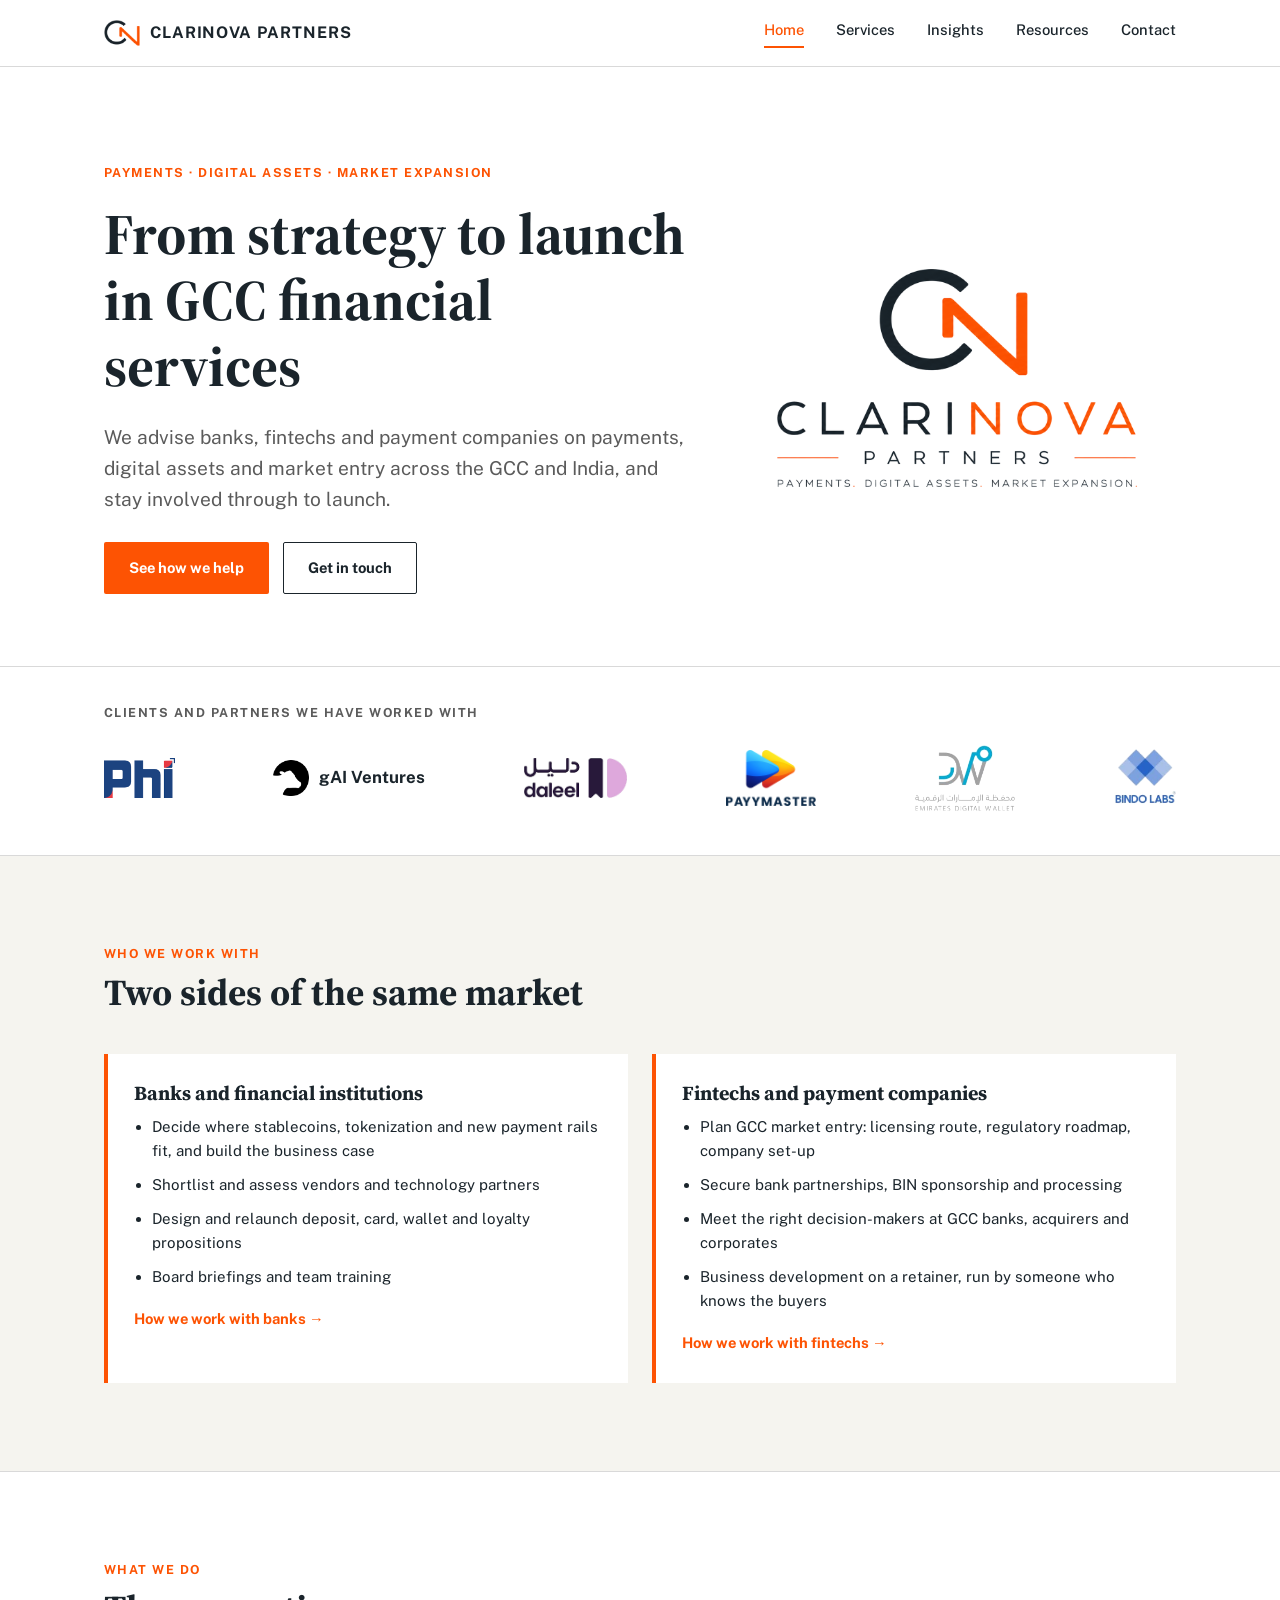
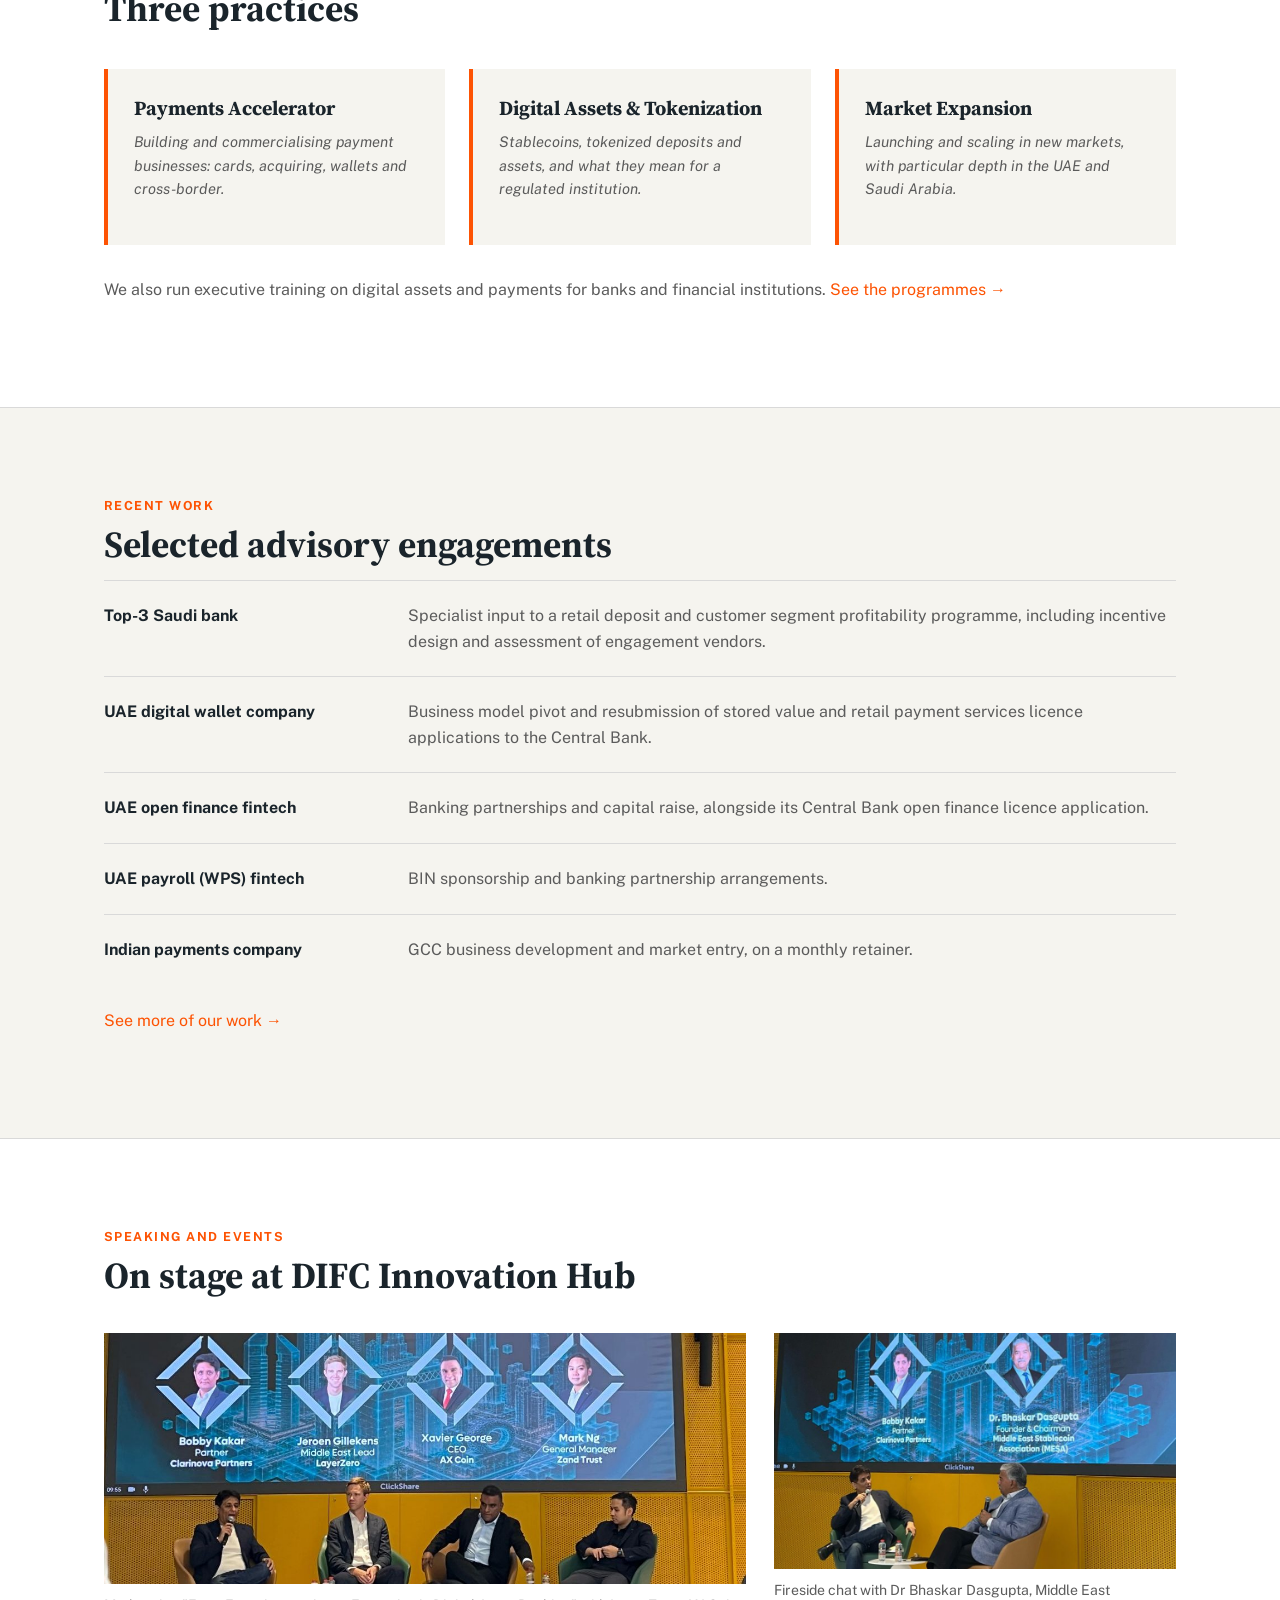
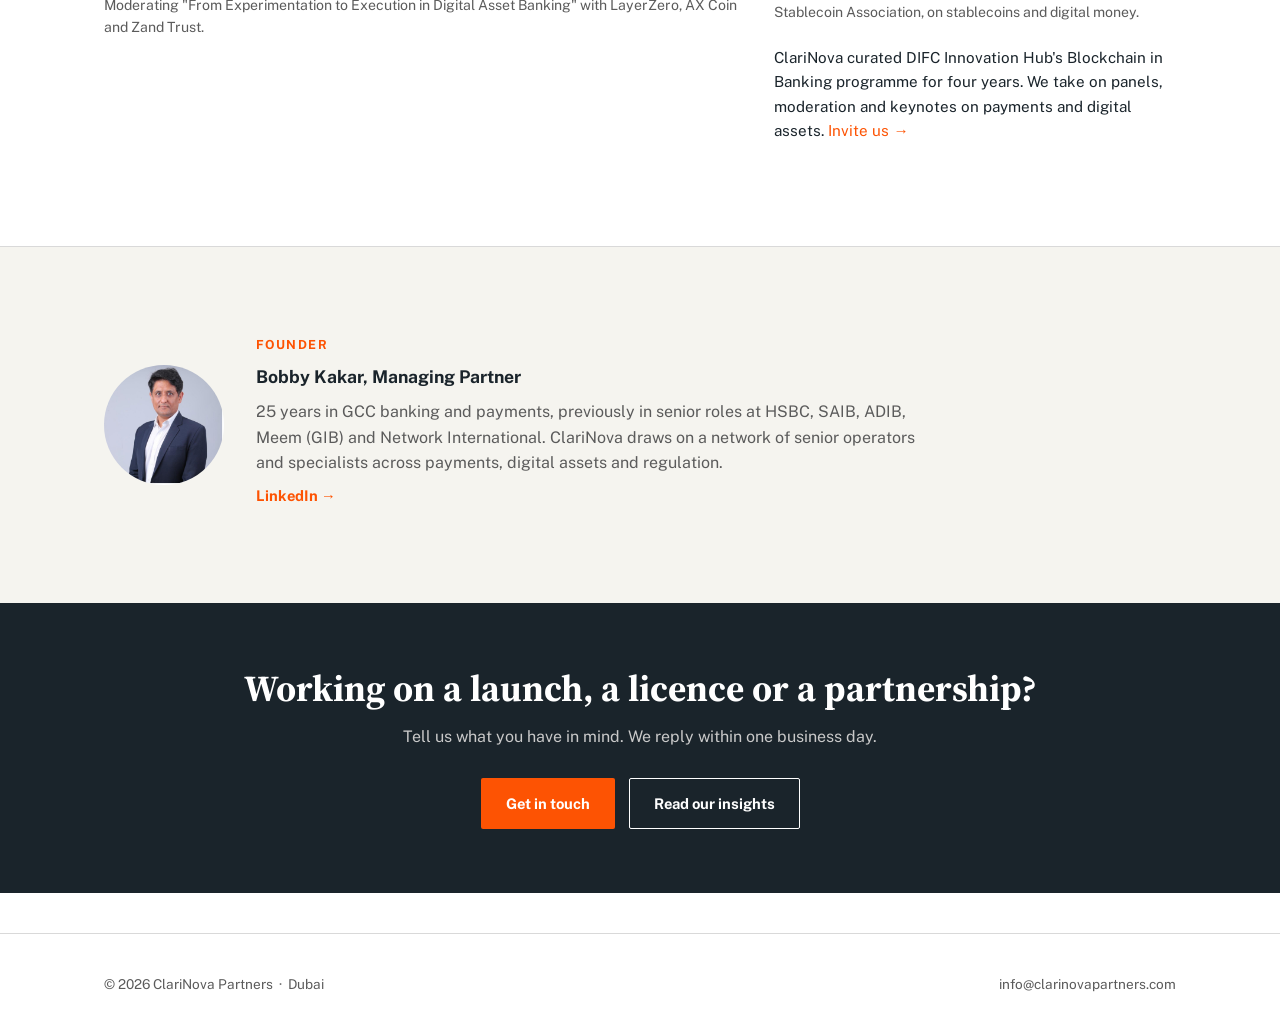
<file: index.html>
<!DOCTYPE html>
<html lang="en">
<head>
<meta charset="UTF-8">
<meta name="viewport" content="width=device-width, initial-scale=1.0">
<title>ClariNova Partners | Payments, Digital Assets and Market Expansion Advisory</title>
<meta name="description" content="ClariNova Partners advises banks, fintechs and payment companies on payments, digital assets and market entry across the GCC and India.">
<link rel="preconnect" href="https://fonts.googleapis.com">
<link rel="preconnect" href="https://fonts.gstatic.com" crossorigin>
<link href="https://fonts.googleapis.com/css2?family=Public+Sans:wght@400;500;700&family=Source+Serif+4:wght@600;700&display=swap" rel="stylesheet">
<link rel="icon" href="assets/favicon.png" type="image/png">
<link rel="stylesheet" href="styles.css?v=20261123">
</head>
<body>

<header class="site">
  <div class="wrap bar">
    <a class="logo" href="index.html"><img src="assets/logo_monogram_t.png" alt="">CLARINOVA PARTNERS</a>
    <button class="menu-toggle" aria-label="Toggle menu" onclick="document.querySelector('nav.primary').classList.toggle('open')">
      <span></span><span></span><span></span>
    </button>
    <nav class="primary">
      <a href="index.html" aria-current="page">Home</a>
      <a href="services.html">Services</a>
      <a href="insights.html">Insights</a>
      <a href="resources.html">Resources</a>
      <a href="contact.html">Contact</a>
    </nav>
  </div>
</header>

<section class="hero wrap">
  <div class="hero-grid">
    <div>
      <span class="eyebrow">Payments · Digital Assets · Market Expansion</span>
      <h1>From strategy to launch in GCC financial services</h1>
      <p class="lede">We advise banks, fintechs and payment companies on payments, digital assets and market entry across the GCC and India, and stay involved through to launch.</p>
      <div class="btn-row">
        <a class="btn btn-primary" href="services.html">See how we help</a>
        <a class="btn btn-ghost" href="contact.html">Get in touch</a>
      </div>
    </div>
    <div class="hero-logo-wrap">
      <img src="assets/logo_full_t.png" alt="ClariNova Partners. Payments. Digital Assets. Market Expansion.">
    </div>
  </div>
</section>

<section class="clients">
  <div class="wrap">
    <p class="clients-label">Clients and partners we have worked with</p>
    <div class="client-row">
      <img class="lg-phi" src="assets/clients/phi-commerce.png" alt="Phi Commerce">
      <span class="client-gai"><img src="assets/clients/gai-ventures.png" alt="">gAI Ventures</span>
      <img class="lg-daleel" src="assets/clients/daleel.png" alt="Daleel">
      <img class="lg-payy" src="assets/clients/payymaster.png" alt="PayyMaster">
      <img class="lg-edw" src="assets/clients/emirates-digital-wallet.png" alt="Emirates Digital Wallet">
      <img class="lg-bindo" src="assets/clients/bindo-labs.png" alt="Bindo Labs">
    </div>
  </div>
</section>

<section class="section alt">
  <div class="wrap">
    <span class="eyebrow">Who we work with</span>
    <h2>Two sides of the same market</h2>
    <div class="grid grid-2 audience">
      <div class="card">
        <h3>Banks and financial institutions</h3>
        <ul>
          <li>Decide where stablecoins, tokenization and new payment rails fit, and build the business case</li>
          <li>Shortlist and assess vendors and technology partners</li>
          <li>Design and relaunch deposit, card, wallet and loyalty propositions</li>
          <li>Board briefings and team training</li>
        </ul>
        <p class="audience-cta"><a href="services.html">How we work with banks →</a></p>
      </div>
      <div class="card">
        <h3>Fintechs and payment companies</h3>
        <ul>
          <li>Plan GCC market entry: licensing route, regulatory roadmap, company set-up</li>
          <li>Secure bank partnerships, BIN sponsorship and processing</li>
          <li>Meet the right decision-makers at GCC banks, acquirers and corporates</li>
          <li>Business development on a retainer, run by someone who knows the buyers</li>
        </ul>
        <p class="audience-cta"><a href="services.html">How we work with fintechs →</a></p>
      </div>
    </div>
  </div>
</section>

<section class="section">
  <div class="wrap">
    <span class="eyebrow">What we do</span>
    <h2>Three practices</h2>
    <div class="grid grid-3">
      <div class="card">
        <h3>Payments Accelerator</h3>
        <p class="sub">Building and commercialising payment businesses: cards, acquiring, wallets and cross-border.</p>
      </div>
      <div class="card">
        <h3>Digital Assets &amp; Tokenization</h3>
        <p class="sub">Stablecoins, tokenized deposits and assets, and what they mean for a regulated institution.</p>
      </div>
      <div class="card">
        <h3>Market Expansion</h3>
        <p class="sub">Launching and scaling in new markets, with particular depth in the UAE and Saudi Arabia.</p>
      </div>
    </div>
    <p class="training-teaser">We also run executive training on digital assets and payments for banks and financial institutions. <a href="services.html#training">See the programmes →</a></p>
  </div>
</section>

<section class="section alt">
  <div class="wrap">
    <span class="eyebrow">Recent work</span>
    <h2>Selected advisory engagements</h2>
    <div class="exp-row">
      <div class="tag">Top-3 Saudi bank</div>
      <div class="desc">Specialist input to a retail deposit and customer segment profitability programme, including incentive design and assessment of engagement vendors.</div>
    </div>
    <div class="exp-row">
      <div class="tag">UAE digital wallet company</div>
      <div class="desc">Business model pivot and resubmission of stored value and retail payment services licence applications to the Central Bank.</div>
    </div>
    <div class="exp-row">
      <div class="tag">UAE open finance fintech</div>
      <div class="desc">Banking partnerships and capital raise, alongside its Central Bank open finance licence application.</div>
    </div>
    <div class="exp-row">
      <div class="tag">UAE payroll (WPS) fintech</div>
      <div class="desc">BIN sponsorship and banking partnership arrangements.</div>
    </div>
    <div class="exp-row">
      <div class="tag">Indian payments company</div>
      <div class="desc">GCC business development and market entry, on a monthly retainer.</div>
    </div>
    <p style="margin-top:24px;"><a href="services.html#work">See more of our work →</a></p>
  </div>
</section>

<section class="section">
  <div class="wrap">
    <span class="eyebrow">Speaking and events</span>
    <h2>On stage at DIFC Innovation Hub</h2>
    <div class="events">
      <figure class="event-main">
        <img src="assets/events/difc-panel.jpg" alt="Bobby Kakar moderating a panel on digital asset banking at DIFC Innovation Hub">
        <figcaption>Moderating "From Experimentation to Execution in Digital Asset Banking" with LayerZero, AX Coin and Zand Trust.</figcaption>
      </figure>
      <div class="events-side">
        <figure>
          <img src="assets/events/difc-fireside.jpg" alt="Fireside chat between Bobby Kakar and Dr Bhaskar Dasgupta at DIFC Innovation Hub">
          <figcaption>Fireside chat with Dr Bhaskar Dasgupta, Middle East Stablecoin Association, on stablecoins and digital money.</figcaption>
        </figure>
        <p class="events-note">ClariNova curated DIFC Innovation Hub's Blockchain in Banking programme for four years. We take on panels, moderation and keynotes on payments and digital assets. <a href="contact.html">Invite us →</a></p>
      </div>
    </div>
  </div>
</section>

<section class="section alt">
  <div class="wrap">
    <div class="founder">
      <div class="founder-photo"><img src="assets/bobby-kakar.jpeg" alt="Bobby Kakar, Managing Partner, ClariNova Partners"></div>
      <div>
        <span class="eyebrow">Founder</span>
        <div class="founder-name">Bobby Kakar, Managing Partner</div>
        <p>25 years in GCC banking and payments, previously in senior roles at HSBC, SAIB, ADIB, Meem (GIB) and Network International. ClariNova draws on a network of senior operators and specialists across payments, digital assets and regulation.</p>
        <p class="founder-link"><a href="https://linkedin.com/in/bobbykakar" target="_blank" rel="noopener">LinkedIn →</a></p>
      </div>
    </div>
  </div>
</section>

<section class="cta-band">
  <div class="wrap">
    <h2>Working on a launch, a licence or a partnership?</h2>
    <p>Tell us what you have in mind. We reply within one business day.</p>
    <div class="btn-row">
      <a class="btn btn-primary" href="contact.html">Get in touch</a>
      <a class="btn btn-ghost" href="insights.html">Read our insights</a>
    </div>
  </div>
</section>

<footer class="site">
  <div class="wrap">
    <div>© 2026 ClariNova Partners &nbsp;·&nbsp; Dubai</div>
    <div><a href="mailto:info@clarinovapartners.com">info@clarinovapartners.com</a></div>
  </div>
</footer>

</body>
</html>
</file>
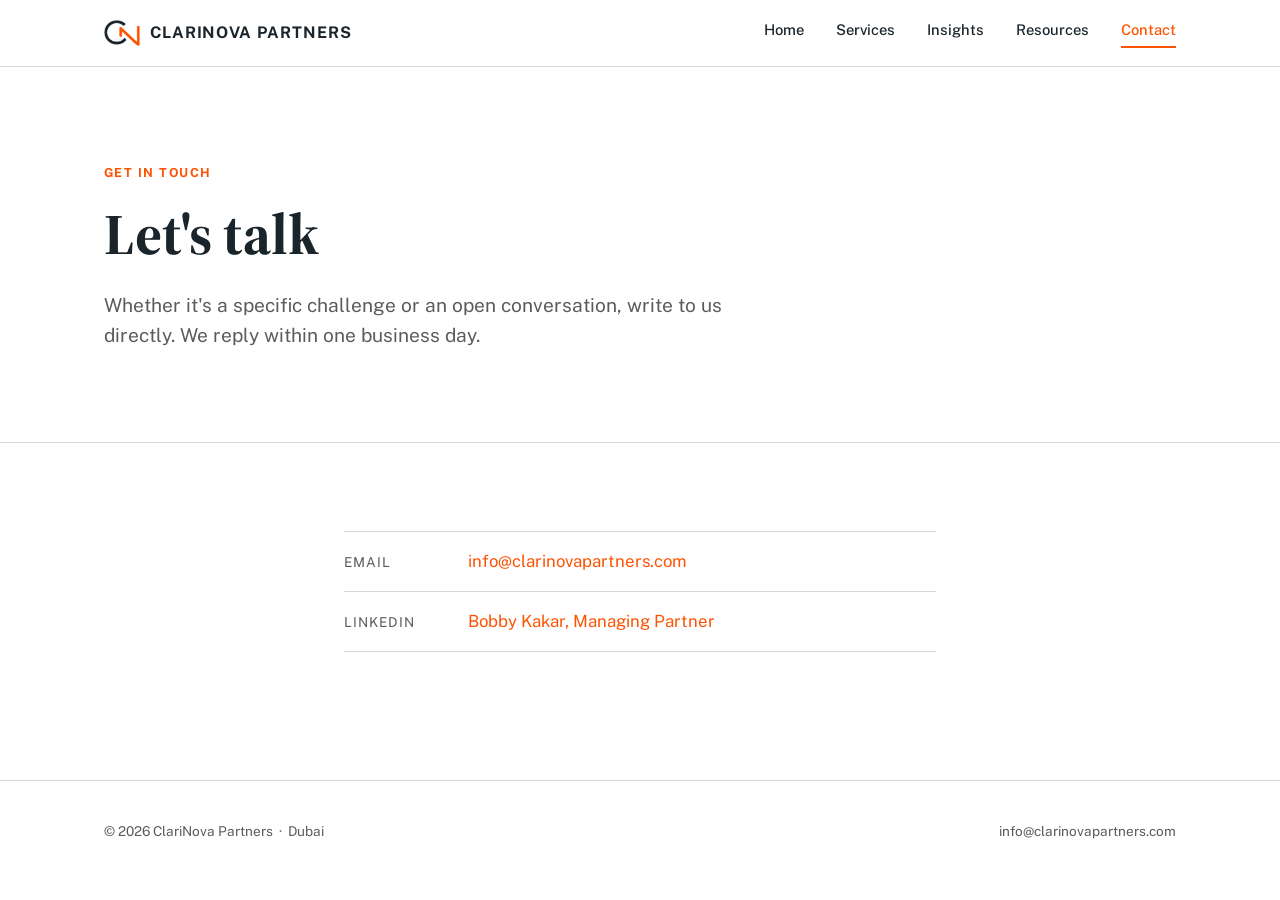
<file: contact.html>
<!DOCTYPE html>
<html lang="en">
<head>
<meta charset="UTF-8">
<meta name="viewport" content="width=device-width, initial-scale=1.0">
<title>Contact — ClariNova Partners</title>
<meta name="description" content="Get in touch with ClariNova Partners — email, phone or LinkedIn.">
<link rel="preconnect" href="https://fonts.googleapis.com">
<link rel="preconnect" href="https://fonts.gstatic.com" crossorigin>
<link href="https://fonts.googleapis.com/css2?family=Public+Sans:wght@400;500;700&family=Source+Serif+4:wght@600;700&display=swap" rel="stylesheet">
<link rel="icon" href="assets/favicon.png" type="image/png">
<link rel="stylesheet" href="styles.css?v=20261123">
</head>
<body>

<header class="site">
  <div class="wrap bar">
    <a class="logo" href="index.html"><img src="assets/logo_monogram_t.png" alt="">CLARINOVA PARTNERS</a>
    <button class="menu-toggle" aria-label="Toggle menu" onclick="document.querySelector('nav.primary').classList.toggle('open')">
      <span></span><span></span><span></span>
    </button>
    <nav class="primary">
      <a href="index.html">Home</a>
      <a href="services.html">Services</a>
      <a href="insights.html">Insights</a>
      <a href="resources.html">Resources</a>
      <a href="contact.html" aria-current="page">Contact</a>
    </nav>
  </div>
</header>

<section class="hero wrap">
  <span class="eyebrow">Get in touch</span>
  <h1>Let's talk</h1>
  <p class="lede">Whether it's a specific challenge or an open conversation, write to us directly. We reply within one business day.</p>
</section>

<section class="section">
  <div class="wrap" style="max-width:640px;">
    <div class="contact-line">
      <span class="label">Email</span>
      <a href="mailto:info@clarinovapartners.com">info@clarinovapartners.com</a>
    </div>
    <div class="contact-line">
      <span class="label">LinkedIn</span>
      <a href="https://linkedin.com/in/bobbykakar" target="_blank" rel="noopener">Bobby Kakar, Managing Partner</a>
    </div>
  </div>
</section>

<footer class="site">
  <div class="wrap">
    <div>© 2026 ClariNova Partners &nbsp;·&nbsp; Dubai</div>
    <div><a href="mailto:info@clarinovapartners.com">info@clarinovapartners.com</a></div>
  </div>
</footer>

</body>
</html>
</file>
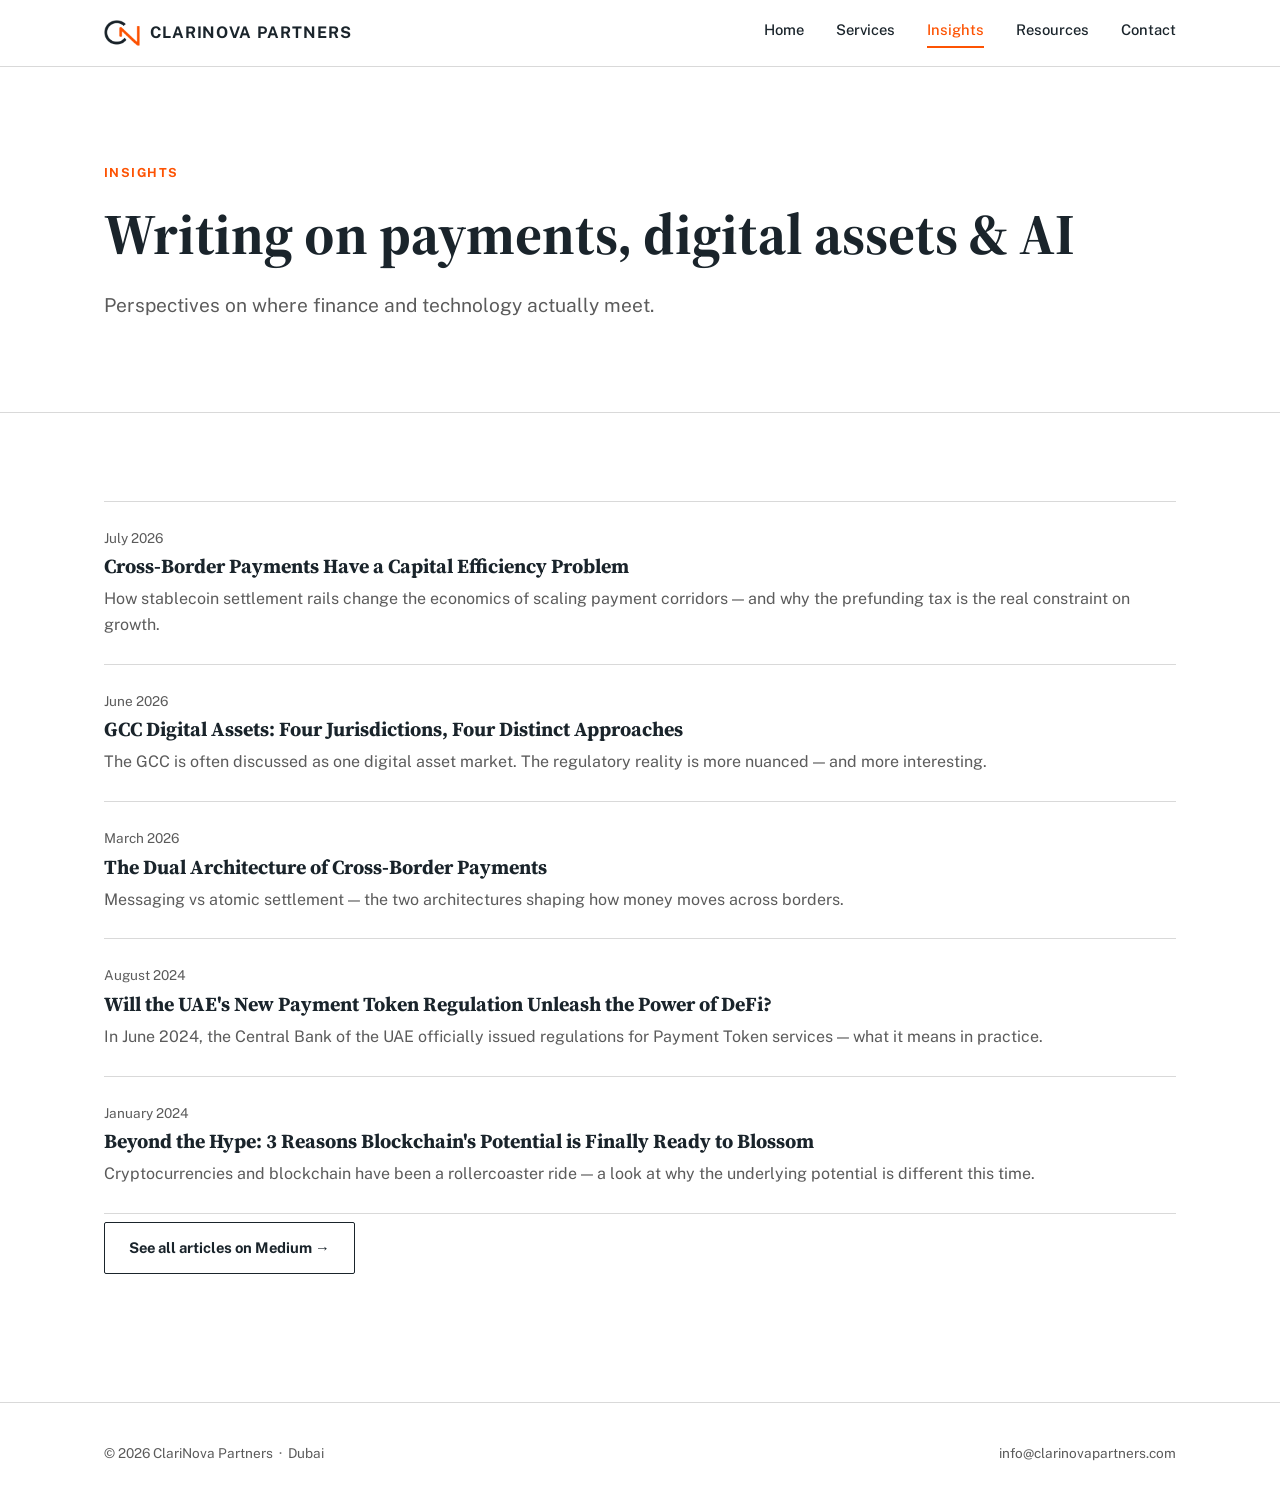
<file: insights.html>
<!DOCTYPE html>
<html lang="en">
<head>
<meta charset="UTF-8">
<meta name="viewport" content="width=device-width, initial-scale=1.0">
<title>Insights — ClariNova Partners</title>
<meta name="description" content="Writing on GCC digital assets, cross-border payments and tokenization from Bobby Kakar, Managing Partner at ClariNova Partners.">
<link rel="preconnect" href="https://fonts.googleapis.com">
<link rel="preconnect" href="https://fonts.gstatic.com" crossorigin>
<link href="https://fonts.googleapis.com/css2?family=Public+Sans:wght@400;500;700&family=Source+Serif+4:wght@600;700&display=swap" rel="stylesheet">
<link rel="icon" href="assets/favicon.png" type="image/png">
<link rel="stylesheet" href="styles.css?v=20261123">
</head>
<body>

<header class="site">
  <div class="wrap bar">
    <a class="logo" href="index.html"><img src="assets/logo_monogram_t.png" alt="">CLARINOVA PARTNERS</a>
    <button class="menu-toggle" aria-label="Toggle menu" onclick="document.querySelector('nav.primary').classList.toggle('open')">
      <span></span><span></span><span></span>
    </button>
    <nav class="primary">
      <a href="index.html">Home</a>
      <a href="services.html">Services</a>
      <a href="insights.html" aria-current="page">Insights</a>
      <a href="resources.html">Resources</a>
      <a href="contact.html">Contact</a>
    </nav>
  </div>
</header>

<section class="hero wrap">
  <span class="eyebrow">Insights</span>
  <h1>Writing on payments, digital assets &amp; AI</h1>
  <p class="lede">Perspectives on where finance and technology actually meet.</p>
</section>

<section class="section">
  <div class="wrap">

    <div class="insight">
      <span class="date">July 2026</span>
      <h3><a href="https://medium.com/@bobbykakar/cross-border-payments-have-a-capital-efficiency-problem-4f2bbee928d7" target="_blank" rel="noopener">Cross-Border Payments Have a Capital Efficiency Problem</a></h3>
      <p>How stablecoin settlement rails change the economics of scaling payment corridors — and why the prefunding tax is the real constraint on growth.</p>
    </div>

    <div class="insight">
      <span class="date">June 2026</span>
      <h3><a href="https://medium.com/@bobbykakar/gcc-digital-assets-four-jurisdictions-four-distinct-approaches-f4d593b3de31" target="_blank" rel="noopener">GCC Digital Assets: Four Jurisdictions, Four Distinct Approaches</a></h3>
      <p>The GCC is often discussed as one digital asset market. The regulatory reality is more nuanced — and more interesting.</p>
    </div>

    <div class="insight">
      <span class="date">March 2026</span>
      <h3><a href="https://medium.com/@bobbykakar/the-dual-architecture-of-cross-border-payments-f8d79fa782a5" target="_blank" rel="noopener">The Dual Architecture of Cross-Border Payments</a></h3>
      <p>Messaging vs atomic settlement — the two architectures shaping how money moves across borders.</p>
    </div>

    <div class="insight">
      <span class="date">August 2024</span>
      <h3><a href="https://medium.com/@bobbykakar/will-the-uaes-new-payment-token-regulation-unleash-the-power-of-defi-a983dbe18f87" target="_blank" rel="noopener">Will the UAE's New Payment Token Regulation Unleash the Power of DeFi?</a></h3>
      <p>In June 2024, the Central Bank of the UAE officially issued regulations for Payment Token services — what it means in practice.</p>
    </div>

    <div class="insight">
      <span class="date">January 2024</span>
      <h3><a href="https://medium.com/@bobbykakar/beyond-the-hype-3-reasons-blockchains-potential-is-finally-ready-to-blossom-3a2b76ef75b8" target="_blank" rel="noopener">Beyond the Hype: 3 Reasons Blockchain's Potential is Finally Ready to Blossom</a></h3>
      <p>Cryptocurrencies and blockchain have been a rollercoaster ride — a look at why the underlying potential is different this time.</p>
    </div>

  </div>
  <div class="wrap" style="margin-top:8px;">
    <a class="btn btn-ghost" href="https://medium.com/@bobbykakar" target="_blank" rel="noopener">See all articles on Medium →</a>
  </div>
</section>

<footer class="site">
  <div class="wrap">
    <div>© 2026 ClariNova Partners &nbsp;·&nbsp; Dubai</div>
    <div><a href="mailto:info@clarinovapartners.com">info@clarinovapartners.com</a></div>
  </div>
</footer>

</body>
</html>
</file>
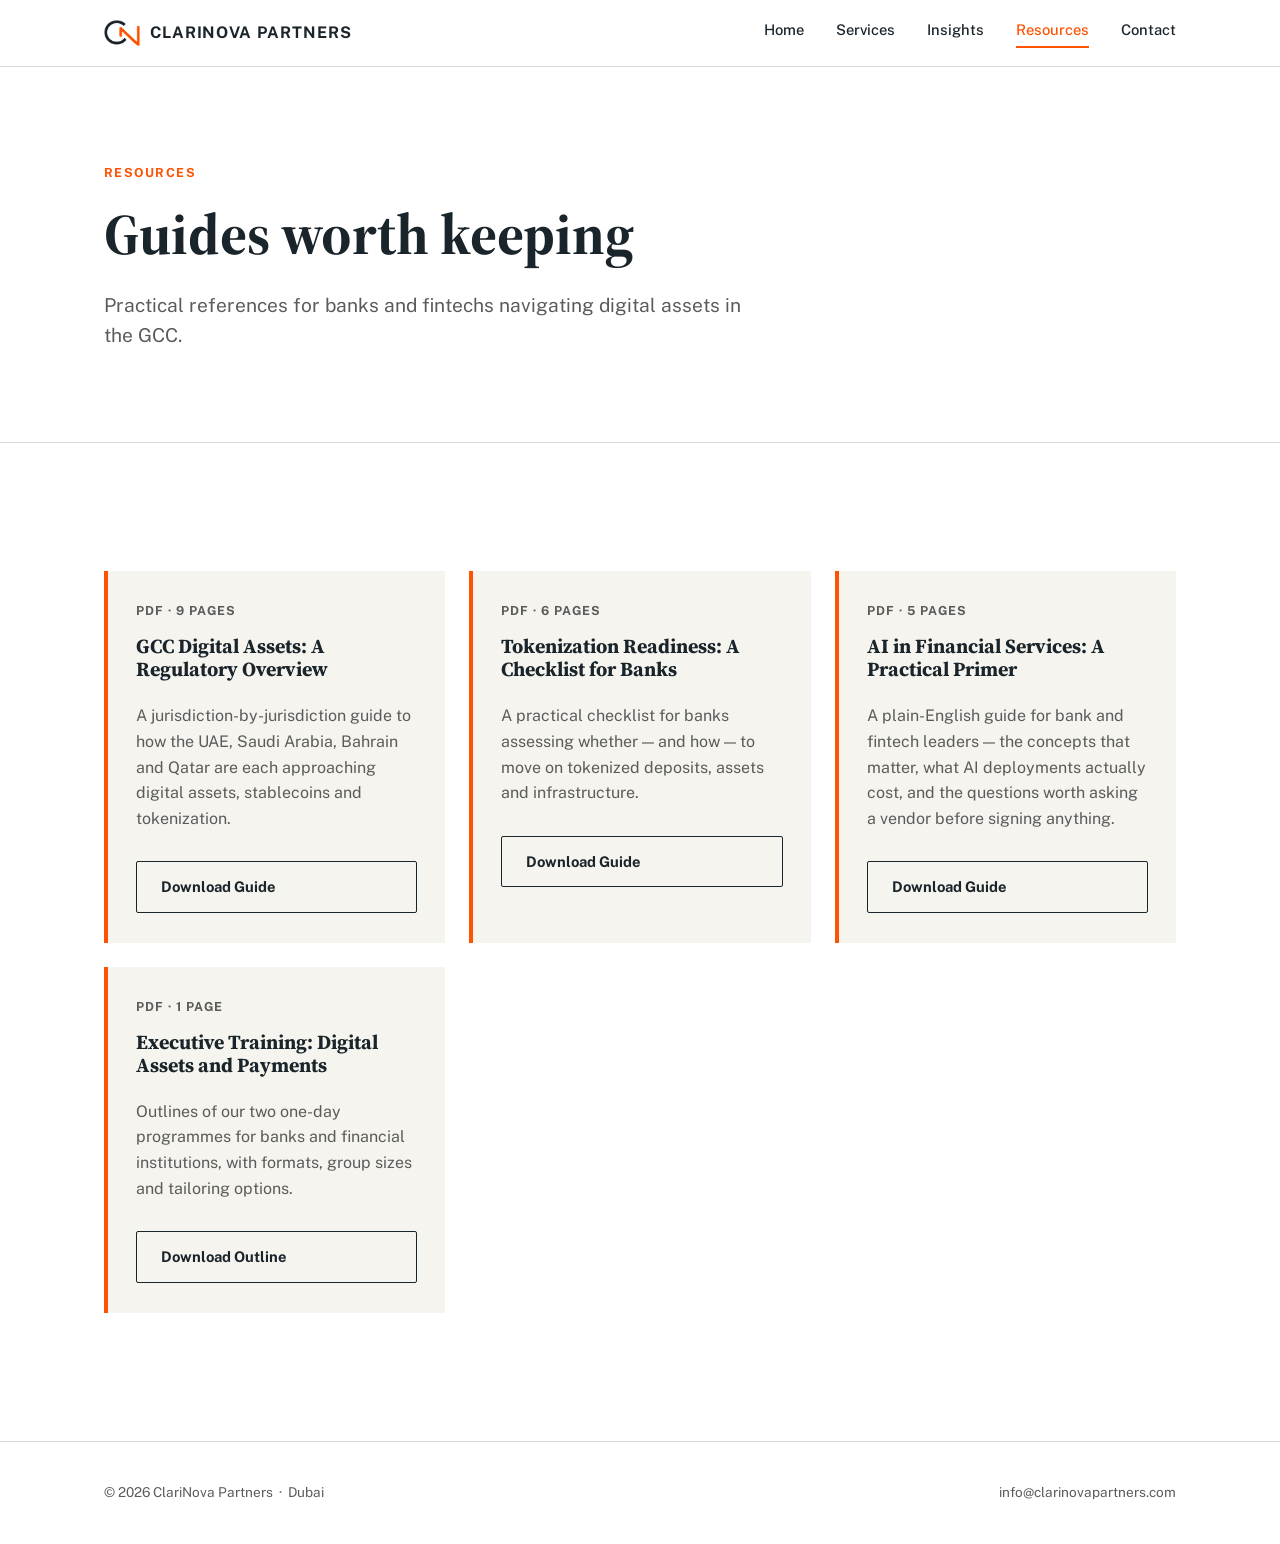
<file: resources.html>
<!DOCTYPE html>
<html lang="en">
<head>
<meta charset="UTF-8">
<meta name="viewport" content="width=device-width, initial-scale=1.0">
<title>Resources — ClariNova Partners</title>
<meta name="description" content="Downloadable guides on GCC digital asset regulation, tokenization readiness and AI in financial services for banks and fintechs.">
<link rel="preconnect" href="https://fonts.googleapis.com">
<link rel="preconnect" href="https://fonts.gstatic.com" crossorigin>
<link href="https://fonts.googleapis.com/css2?family=Public+Sans:wght@400;500;700&family=Source+Serif+4:wght@600;700&display=swap" rel="stylesheet">
<link rel="icon" href="assets/favicon.png" type="image/png">
<link rel="stylesheet" href="styles.css?v=20261123">
</head>
<body>

<header class="site">
  <div class="wrap bar">
    <a class="logo" href="index.html"><img src="assets/logo_monogram_t.png" alt="">CLARINOVA PARTNERS</a>
    <button class="menu-toggle" aria-label="Toggle menu" onclick="document.querySelector('nav.primary').classList.toggle('open')">
      <span></span><span></span><span></span>
    </button>
    <nav class="primary">
      <a href="index.html">Home</a>
      <a href="services.html">Services</a>
      <a href="insights.html">Insights</a>
      <a href="resources.html" aria-current="page">Resources</a>
      <a href="contact.html">Contact</a>
    </nav>
  </div>
</header>

<section class="hero wrap">
  <span class="eyebrow">Resources</span>
  <h1>Guides worth keeping</h1>
  <p class="lede">Practical references for banks and fintechs navigating digital assets in the GCC.</p>
</section>

<section class="section">
  <div class="wrap">
    <div class="grid grid-3">

      <div class="resource-card">
        <span class="status">PDF · 9 pages</span>
        <h3>GCC Digital Assets: A Regulatory Overview</h3>
        <p style="color:var(--gray);">A jurisdiction-by-jurisdiction guide to how the UAE, Saudi Arabia, Bahrain and Qatar are each approaching digital assets, stablecoins and tokenization.</p>
        <a class="btn btn-ghost" href="assets/resources/GCC-Digital-Assets-Regulatory-Overview.pdf" download>Download Guide</a>
      </div>

      <div class="resource-card">
        <span class="status">PDF · 6 pages</span>
        <h3>Tokenization Readiness: A Checklist for Banks</h3>
        <p style="color:var(--gray);">A practical checklist for banks assessing whether — and how — to move on tokenized deposits, assets and infrastructure.</p>
        <a class="btn btn-ghost" href="assets/resources/Tokenization-Readiness-Checklist.pdf" download>Download Guide</a>
      </div>

      <div class="resource-card">
        <span class="status">PDF · 5 pages</span>
        <h3>AI in Financial Services: A Practical Primer</h3>
        <p style="color:var(--gray);">A plain-English guide for bank and fintech leaders — the concepts that matter, what AI deployments actually cost, and the questions worth asking a vendor before signing anything.</p>
        <a class="btn btn-ghost" href="assets/resources/AI-in-Financial-Services-Primer.pdf" download>Download Guide</a>
      </div>

      <div class="resource-card">
        <span class="status">PDF · 1 page</span>
        <h3>Executive Training: Digital Assets and Payments</h3>
        <p style="color:var(--gray);">Outlines of our two one-day programmes for banks and financial institutions, with formats, group sizes and tailoring options.</p>
        <a class="btn btn-ghost" href="assets/resources/ClariNova-Executive-Training-Programmes.pdf" download>Download Outline</a>
      </div>

    </div>
  </div>
</section>

<footer class="site">
  <div class="wrap">
    <div>© 2026 ClariNova Partners &nbsp;·&nbsp; Dubai</div>
    <div><a href="mailto:info@clarinovapartners.com">info@clarinovapartners.com</a></div>
  </div>
</footer>

</body>
</html>
</file>
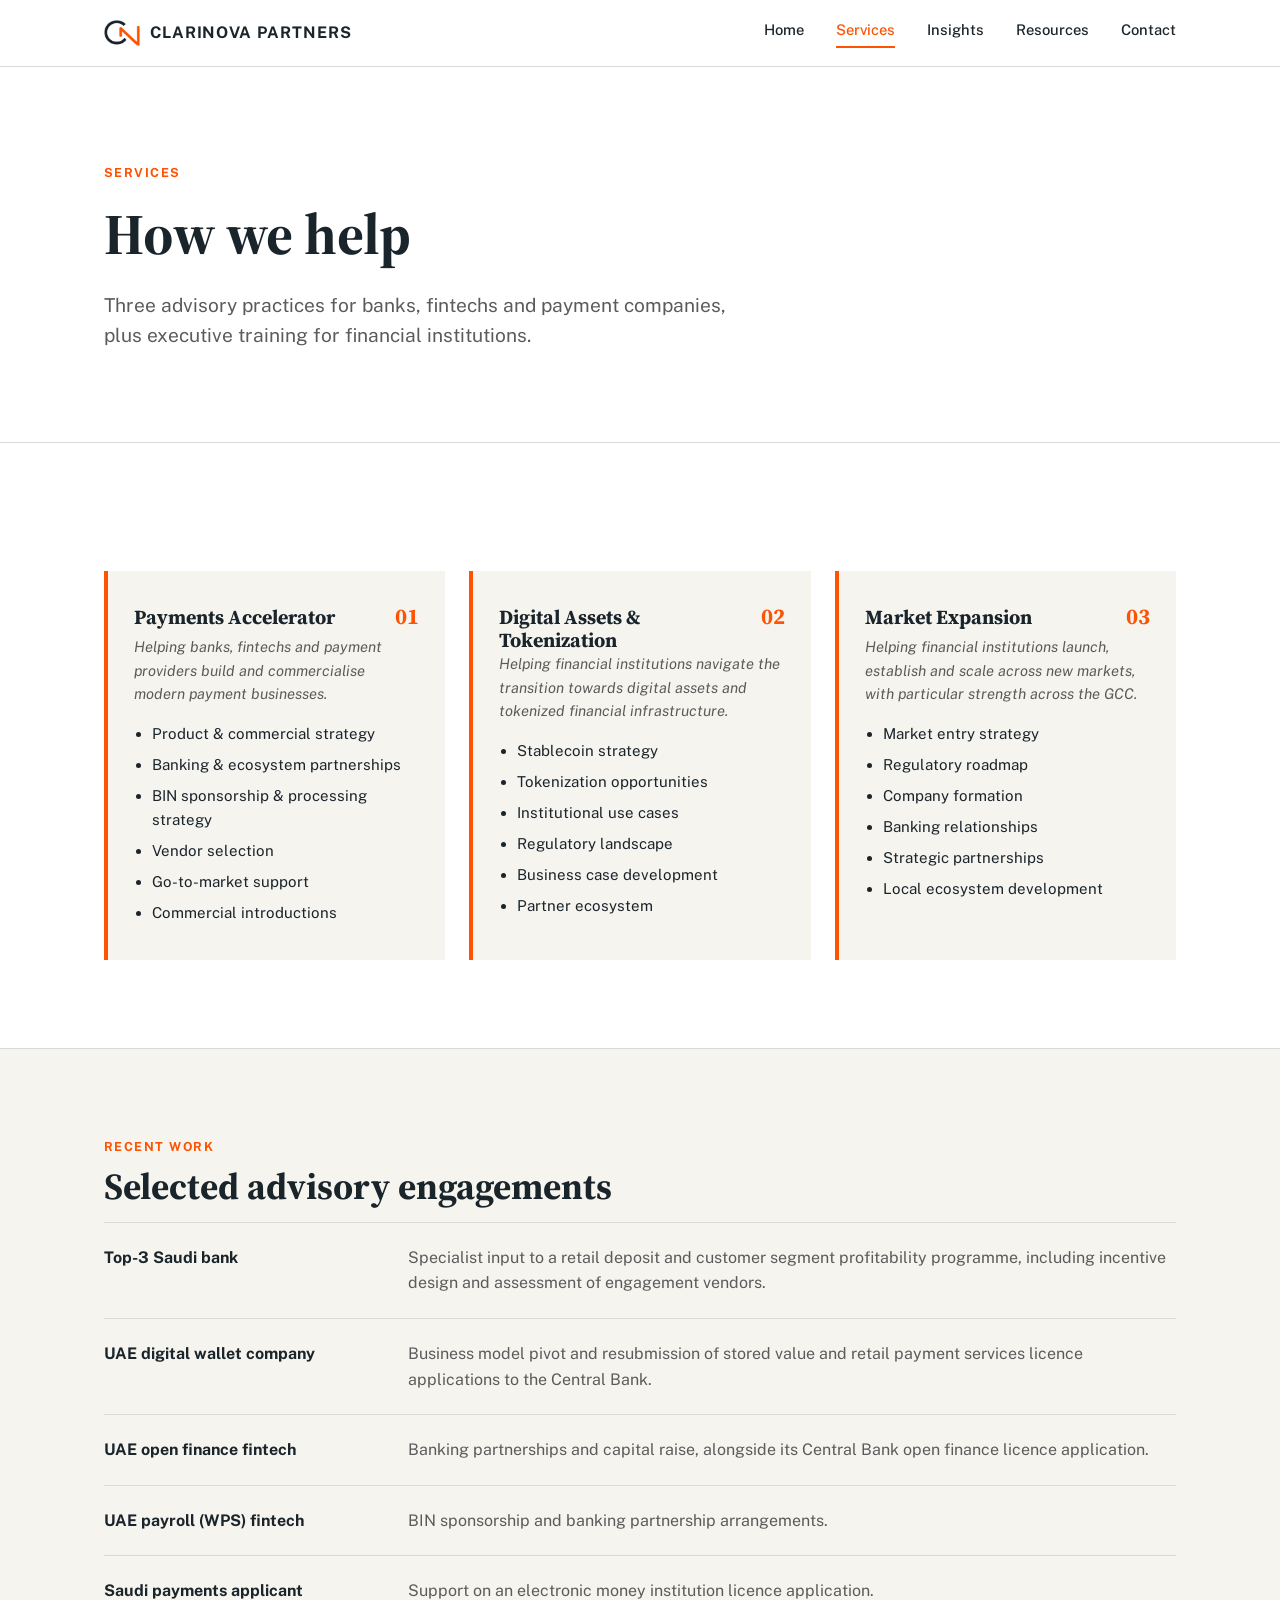
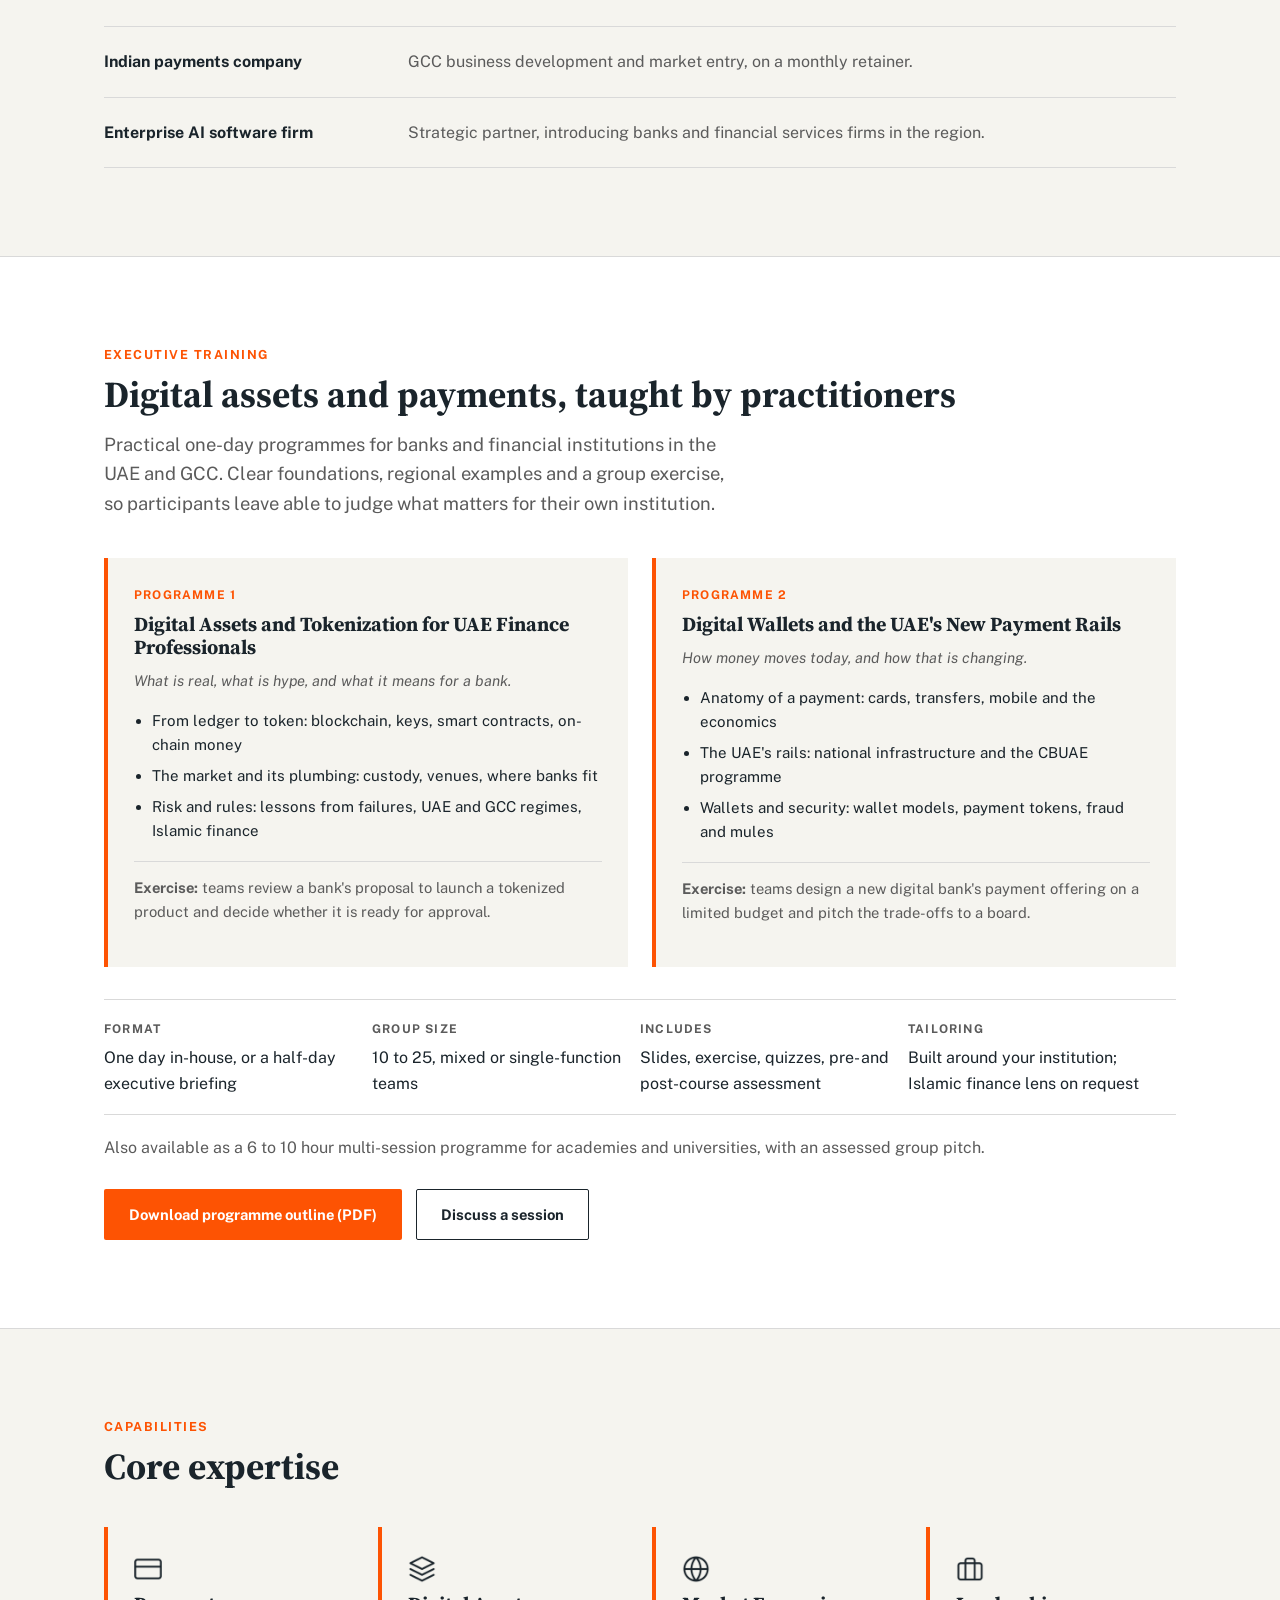
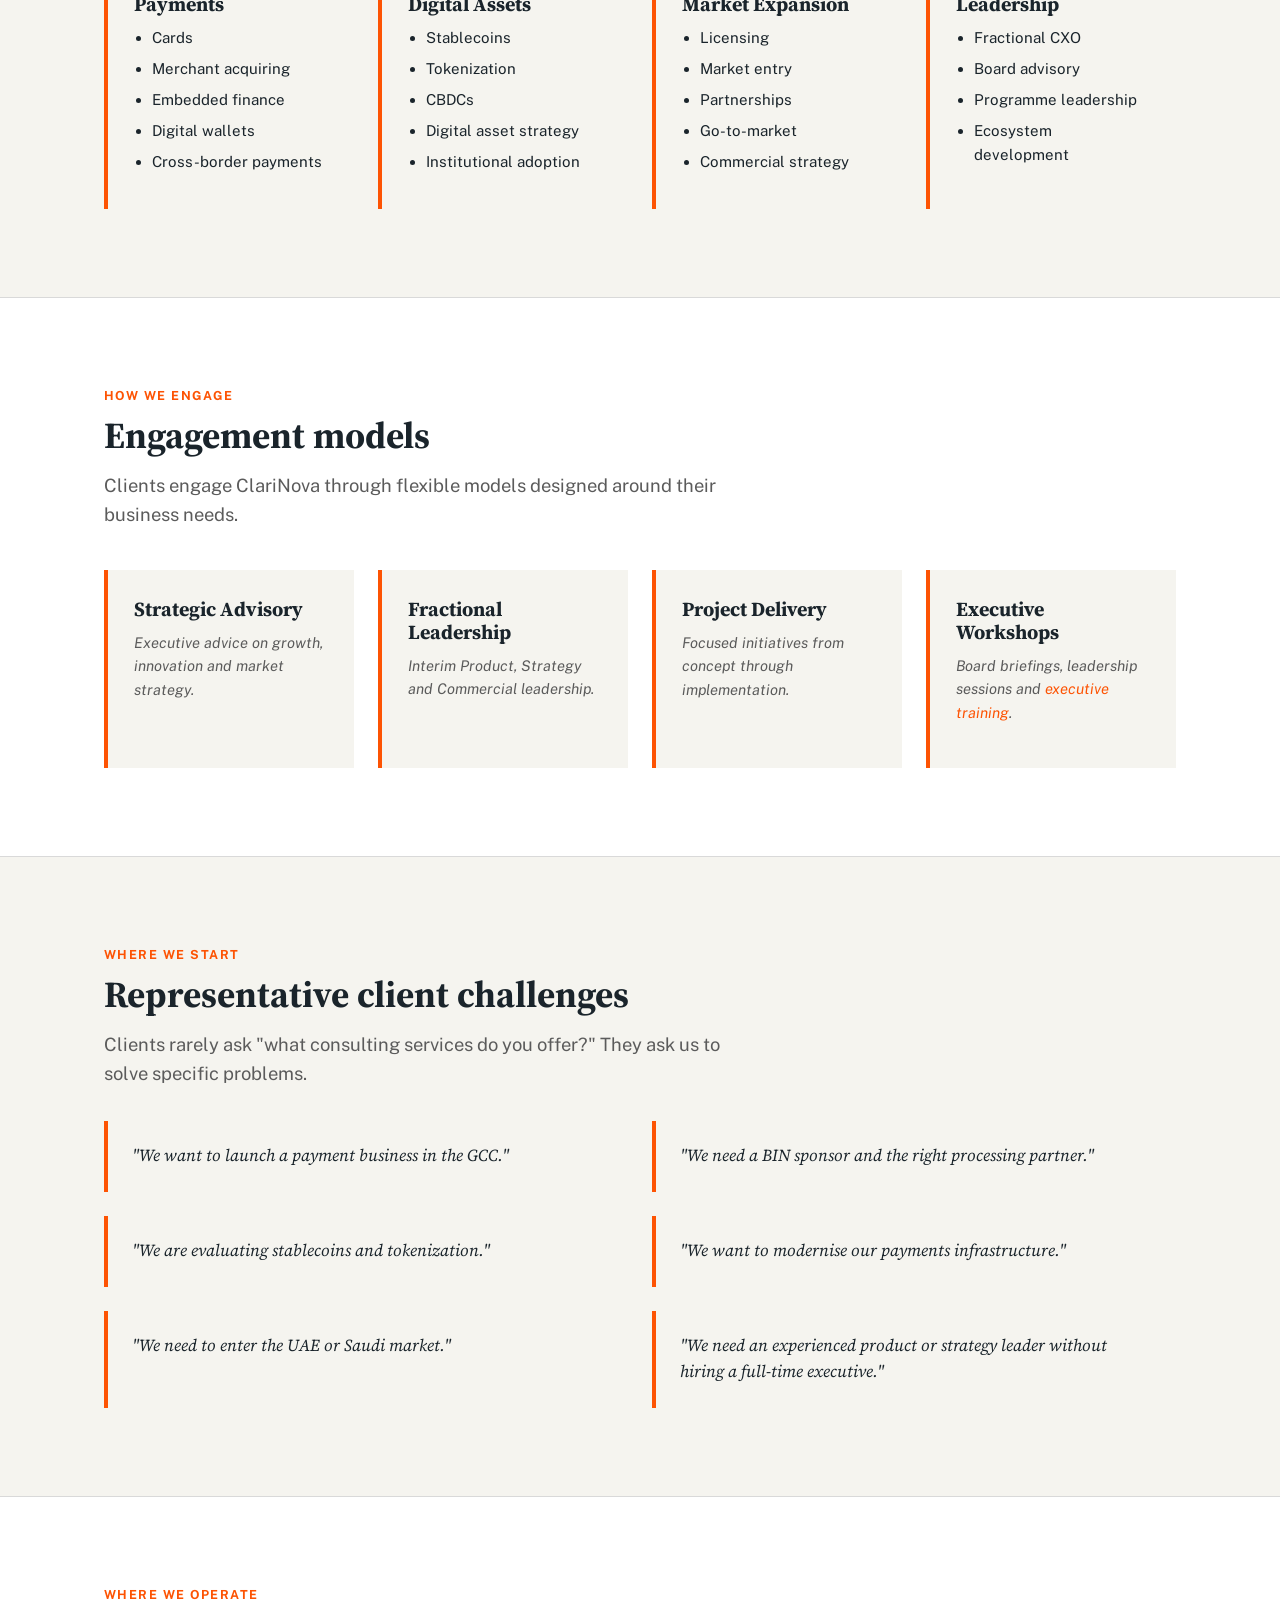
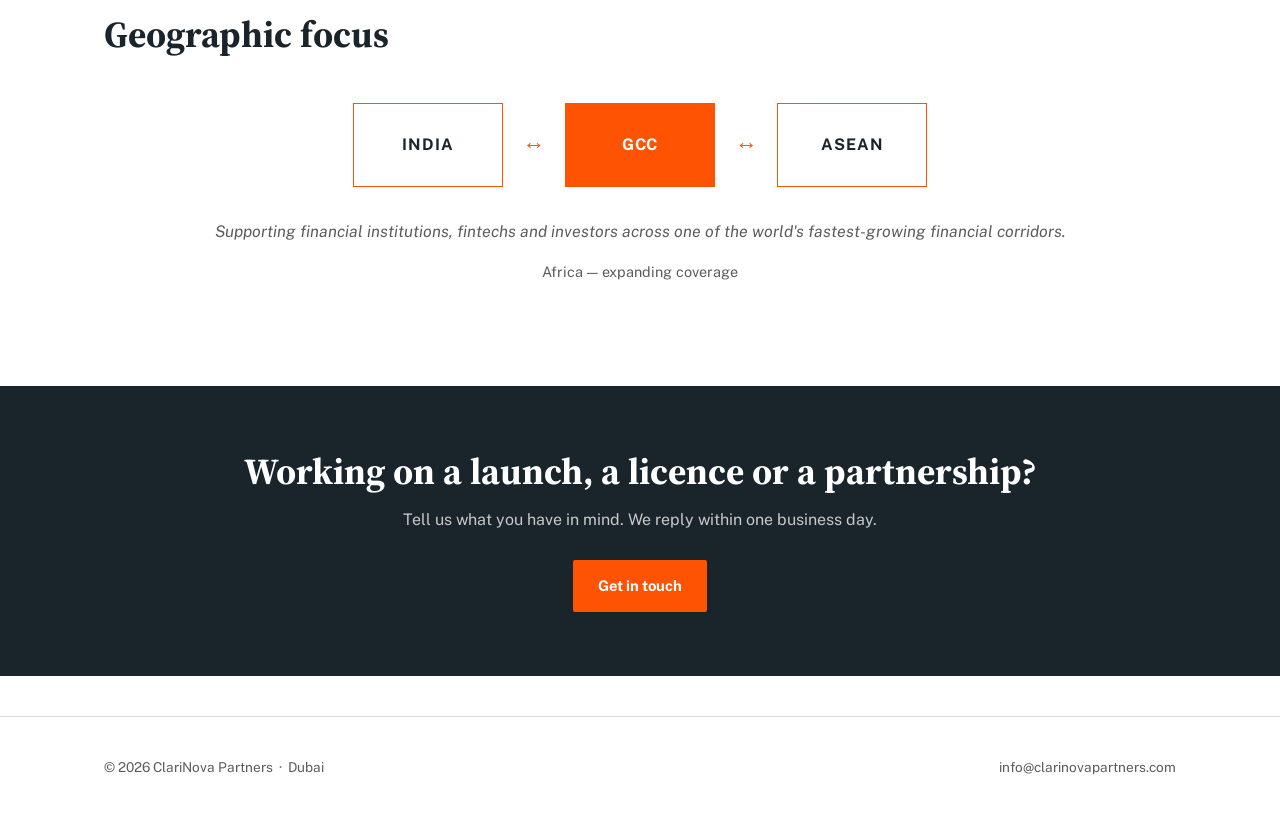
<file: services.html>
<!DOCTYPE html>
<html lang="en">
<head>
<meta charset="UTF-8">
<meta name="viewport" content="width=device-width, initial-scale=1.0">
<title>Services — ClariNova Partners</title>
<meta name="description" content="Payments Accelerator, Digital Assets &amp; Tokenization and Market Expansion — how ClariNova Partners helps banks and fintechs commercialize.">
<link rel="preconnect" href="https://fonts.googleapis.com">
<link rel="preconnect" href="https://fonts.gstatic.com" crossorigin>
<link href="https://fonts.googleapis.com/css2?family=Public+Sans:wght@400;500;700&family=Source+Serif+4:wght@600;700&display=swap" rel="stylesheet">
<link rel="icon" href="assets/favicon.png" type="image/png">
<link rel="stylesheet" href="styles.css?v=20261123">
</head>
<body>

<header class="site">
  <div class="wrap bar">
    <a class="logo" href="index.html"><img src="assets/logo_monogram_t.png" alt="">CLARINOVA PARTNERS</a>
    <button class="menu-toggle" aria-label="Toggle menu" onclick="document.querySelector('nav.primary').classList.toggle('open')">
      <span></span><span></span><span></span>
    </button>
    <nav class="primary">
      <a href="index.html">Home</a>
      <a href="services.html" aria-current="page">Services</a>
      <a href="insights.html">Insights</a>
      <a href="resources.html">Resources</a>
      <a href="contact.html">Contact</a>
    </nav>
  </div>
</header>

<section class="hero wrap">
  <span class="eyebrow">Services</span>
  <h1>How we help</h1>
  <p class="lede">Three advisory practices for banks, fintechs and payment companies, plus executive training for financial institutions.</p>
</section>

<section class="section">
  <div class="wrap">
    <div class="grid grid-3">
      <div class="card">
        <div style="display:flex; justify-content:space-between; align-items:baseline;">
          <h3 style="margin-bottom:0;">Payments Accelerator</h3>
          <span style="font-family:'Source Serif 4',serif; font-weight:700; font-size:1.4rem; color:var(--accent);">01</span>
        </div>
        <p class="sub">Helping banks, fintechs and payment providers build and commercialise modern payment businesses.</p>
        <ul>
          <li>Product &amp; commercial strategy</li>
          <li>Banking &amp; ecosystem partnerships</li>
          <li>BIN sponsorship &amp; processing strategy</li>
          <li>Vendor selection</li>
          <li>Go-to-market support</li>
          <li>Commercial introductions</li>
        </ul>
      </div>
      <div class="card">
        <div style="display:flex; justify-content:space-between; align-items:baseline;">
          <h3 style="margin-bottom:0;">Digital Assets &amp; Tokenization</h3>
          <span style="font-family:'Source Serif 4',serif; font-weight:700; font-size:1.4rem; color:var(--accent);">02</span>
        </div>
        <p class="sub">Helping financial institutions navigate the transition towards digital assets and tokenized financial infrastructure.</p>
        <ul>
          <li>Stablecoin strategy</li>
          <li>Tokenization opportunities</li>
          <li>Institutional use cases</li>
          <li>Regulatory landscape</li>
          <li>Business case development</li>
          <li>Partner ecosystem</li>
        </ul>
      </div>
      <div class="card">
        <div style="display:flex; justify-content:space-between; align-items:baseline;">
          <h3 style="margin-bottom:0;">Market Expansion</h3>
          <span style="font-family:'Source Serif 4',serif; font-weight:700; font-size:1.4rem; color:var(--accent);">03</span>
        </div>
        <p class="sub">Helping financial institutions launch, establish and scale across new markets, with particular strength across the GCC.</p>
        <ul>
          <li>Market entry strategy</li>
          <li>Regulatory roadmap</li>
          <li>Company formation</li>
          <li>Banking relationships</li>
          <li>Strategic partnerships</li>
          <li>Local ecosystem development</li>
        </ul>
      </div>
    </div>
  </div>
</section>

<section class="section alt" id="work">
  <div class="wrap">
    <span class="eyebrow">Recent work</span>
    <h2>Selected advisory engagements</h2>
    <div class="exp-row">
      <div class="tag">Top-3 Saudi bank</div>
      <div class="desc">Specialist input to a retail deposit and customer segment profitability programme, including incentive design and assessment of engagement vendors.</div>
    </div>
    <div class="exp-row">
      <div class="tag">UAE digital wallet company</div>
      <div class="desc">Business model pivot and resubmission of stored value and retail payment services licence applications to the Central Bank.</div>
    </div>
    <div class="exp-row">
      <div class="tag">UAE open finance fintech</div>
      <div class="desc">Banking partnerships and capital raise, alongside its Central Bank open finance licence application.</div>
    </div>
    <div class="exp-row">
      <div class="tag">UAE payroll (WPS) fintech</div>
      <div class="desc">BIN sponsorship and banking partnership arrangements.</div>
    </div>
    <div class="exp-row">
      <div class="tag">Saudi payments applicant</div>
      <div class="desc">Support on an electronic money institution licence application.</div>
    </div>
    <div class="exp-row">
      <div class="tag">Indian payments company</div>
      <div class="desc">GCC business development and market entry, on a monthly retainer.</div>
    </div>
    <div class="exp-row">
      <div class="tag">Enterprise AI software firm</div>
      <div class="desc">Strategic partner, introducing banks and financial services firms in the region.</div>
    </div>
  </div>
</section>

<section class="section" id="training">
  <div class="wrap">
    <span class="eyebrow">Executive training</span>
    <h2>Digital assets and payments, taught by practitioners</h2>
    <p class="lede">Practical one-day programmes for banks and financial institutions in the UAE and GCC. Clear foundations, regional examples and a group exercise, so participants leave able to judge what matters for their own institution.</p>
    <div class="grid grid-2 prog">
      <div class="card">
        <span class="card-kicker">Programme 1</span>
        <h3>Digital Assets and Tokenization for UAE Finance Professionals</h3>
        <p class="sub">What is real, what is hype, and what it means for a bank.</p>
        <ul>
          <li>From ledger to token: blockchain, keys, smart contracts, on-chain money</li>
          <li>The market and its plumbing: custody, venues, where banks fit</li>
          <li>Risk and rules: lessons from failures, UAE and GCC regimes, Islamic finance</li>
        </ul>
        <p class="exercise"><strong>Exercise:</strong> teams review a bank's proposal to launch a tokenized product and decide whether it is ready for approval.</p>
      </div>
      <div class="card">
        <span class="card-kicker">Programme 2</span>
        <h3>Digital Wallets and the UAE's New Payment Rails</h3>
        <p class="sub">How money moves today, and how that is changing.</p>
        <ul>
          <li>Anatomy of a payment: cards, transfers, mobile and the economics</li>
          <li>The UAE's rails: national infrastructure and the CBUAE programme</li>
          <li>Wallets and security: wallet models, payment tokens, fraud and mules</li>
        </ul>
        <p class="exercise"><strong>Exercise:</strong> teams design a new digital bank's payment offering on a limited budget and pitch the trade-offs to a board.</p>
      </div>
    </div>
    <div class="format-row">
      <div><strong>Format</strong>One day in-house, or a half-day executive briefing</div>
      <div><strong>Group size</strong>10 to 25, mixed or single-function teams</div>
      <div><strong>Includes</strong>Slides, exercise, quizzes, pre- and post-course assessment</div>
      <div><strong>Tailoring</strong>Built around your institution; Islamic finance lens on request</div>
    </div>
    <p style="margin-top:20px; color:var(--gray);">Also available as a 6 to 10 hour multi-session programme for academies and universities, with an assessed group pitch.</p>
    <div class="btn-row">
      <a class="btn btn-primary" href="assets/resources/ClariNova-Executive-Training-Programmes.pdf" target="_blank" rel="noopener">Download programme outline (PDF)</a>
      <a class="btn btn-ghost" href="contact.html">Discuss a session</a>
    </div>
  </div>
</section>

<section class="section alt">
  <div class="wrap">
    <span class="eyebrow">Capabilities</span>
    <h2>Core expertise</h2>
    <div class="grid grid-4">
      <div class="card">
        <img src="assets/cap_payments.png" alt="" style="width:28px; height:28px; margin-bottom:10px;">
        <h3>Payments</h3>
        <ul>
          <li>Cards</li>
          <li>Merchant acquiring</li>
          <li>Embedded finance</li>
          <li>Digital wallets</li>
          <li>Cross-border payments</li>
        </ul>
      </div>
      <div class="card">
        <img src="assets/cap_digitalassets.png" alt="" style="width:28px; height:28px; margin-bottom:10px;">
        <h3>Digital Assets</h3>
        <ul>
          <li>Stablecoins</li>
          <li>Tokenization</li>
          <li>CBDCs</li>
          <li>Digital asset strategy</li>
          <li>Institutional adoption</li>
        </ul>
      </div>
      <div class="card">
        <img src="assets/cap_marketexp.png" alt="" style="width:28px; height:28px; margin-bottom:10px;">
        <h3>Market Expansion</h3>
        <ul>
          <li>Licensing</li>
          <li>Market entry</li>
          <li>Partnerships</li>
          <li>Go-to-market</li>
          <li>Commercial strategy</li>
        </ul>
      </div>
      <div class="card">
        <img src="assets/cap_leadership.png" alt="" style="width:28px; height:28px; margin-bottom:10px;">
        <h3>Leadership</h3>
        <ul>
          <li>Fractional CXO</li>
          <li>Board advisory</li>
          <li>Programme leadership</li>
          <li>Ecosystem development</li>
        </ul>
      </div>
    </div>
  </div>
</section>

<section class="section">
  <div class="wrap">
    <span class="eyebrow">How we engage</span>
    <h2>Engagement models</h2>
    <p class="lede">Clients engage ClariNova through flexible models designed around their business needs.</p>
    <div class="grid grid-4">
      <div class="card">
        <h3>Strategic Advisory</h3>
        <p class="sub mt-0">Executive advice on growth, innovation and market strategy.</p>
      </div>
      <div class="card">
        <h3>Fractional Leadership</h3>
        <p class="sub mt-0">Interim Product, Strategy and Commercial leadership.</p>
      </div>
      <div class="card">
        <h3>Project Delivery</h3>
        <p class="sub mt-0">Focused initiatives from concept through implementation.</p>
      </div>
      <div class="card">
        <h3>Executive Workshops</h3>
        <p class="sub mt-0">Board briefings, leadership sessions and <a href="#training">executive training</a>.</p>
      </div>
    </div>
  </div>
</section>

<section class="section alt">
  <div class="wrap">
    <span class="eyebrow">Where we start</span>
    <h2>Representative client challenges</h2>
    <p class="lede">Clients rarely ask "what consulting services do you offer?" They ask us to solve specific problems.</p>
    <div class="grid grid-2" style="margin-top:32px;">
      <div class="quote-card">"We want to launch a payment business in the GCC."</div>
      <div class="quote-card">"We need a BIN sponsor and the right processing partner."</div>
      <div class="quote-card">"We are evaluating stablecoins and tokenization."</div>
      <div class="quote-card">"We want to modernise our payments infrastructure."</div>
      <div class="quote-card">"We need to enter the UAE or Saudi market."</div>
      <div class="quote-card">"We need an experienced product or strategy leader without hiring a full-time executive."</div>
    </div>
  </div>
</section>

<section class="section">
  <div class="wrap">
    <span class="eyebrow">Where we operate</span>
    <h2>Geographic focus</h2>
    <div class="geo-row">
      <div class="geo-box">INDIA</div>
      <div class="geo-arrow">&#8596;</div>
      <div class="geo-box active">GCC</div>
      <div class="geo-arrow">&#8596;</div>
      <div class="geo-box">ASEAN</div>
    </div>
    <p class="center" style="color:var(--gray); font-style:italic;">Supporting financial institutions, fintechs and investors across one of the world's fastest-growing financial corridors.</p>
    <p class="center" style="color:var(--gray); font-size:0.9rem;">Africa — expanding coverage</p>
  </div>
</section>

<section class="cta-band">
  <div class="wrap">
    <h2>Working on a launch, a licence or a partnership?</h2>
    <p>Tell us what you have in mind. We reply within one business day.</p>
    <div class="btn-row">
      <a class="btn btn-primary" href="contact.html">Get in touch</a>
    </div>
  </div>
</section>

<footer class="site">
  <div class="wrap">
    <div>© 2026 ClariNova Partners &nbsp;·&nbsp; Dubai</div>
    <div><a href="mailto:info@clarinovapartners.com">info@clarinovapartners.com</a></div>
  </div>
</footer>

</body>
</html>
</file>
<file: styles.css>
/* ===========================================================
   ClariNova Partners — shared stylesheet
   Palette: navy #1A242B, white, cream #F5F4EF, orange #FD5303
   Type: Source Serif 4 (display) + Public Sans (body/UI)
=========================================================== */

:root {
  --black: #1a242b;
  --white: #ffffff;
  --cream: #f5f4ef;
  --accent: #fd5303;
  --accent-dark: #d94600;
  --gray: #5b5b5b;
  --line: #d9d9d9;
  --max: 1120px;
}

* { box-sizing: border-box; }

html { scroll-behavior: smooth; }

body {
  margin: 0;
  font-family: "Public Sans", Arial, sans-serif;
  color: var(--black);
  background: var(--white);
  font-size: 16px;
  line-height: 1.6;
  -webkit-font-smoothing: antialiased;
}

h1, h2, h3 {
  font-family: "Source Serif 4", Georgia, serif;
  font-weight: 700;
  line-height: 1.15;
  margin: 0 0 0.4em;
  color: var(--black);
}

h1 { font-size: clamp(2.4rem, 5vw, 3.6rem); }
h2 { font-size: clamp(1.7rem, 3vw, 2.3rem); }
h3 { font-size: 1.25rem; }

p { margin: 0 0 1em; }

a { color: var(--accent); text-decoration: none; }
a:hover { text-decoration: underline; }

img { max-width: 100%; display: block; }

.wrap {
  max-width: var(--max);
  margin: 0 auto;
  padding: 0 24px;
}

.eyebrow {
  font-family: "Public Sans", sans-serif;
  font-weight: 700;
  font-size: 0.78rem;
  letter-spacing: 0.12em;
  text-transform: uppercase;
  color: var(--accent);
  margin: 0 0 0.6em;
  display: block;
}

.lede {
  font-size: 1.15rem;
  color: var(--gray);
  max-width: 640px;
}

.section {
  padding: 88px 0;
  border-top: 1px solid var(--line);
}
.section:first-of-type { border-top: none; }
.section.alt { background: var(--cream); }

/* ---------- Header / nav ---------- */
header.site {
  position: sticky;
  top: 0;
  z-index: 50;
  background: rgba(255, 255, 255, 0.94);
  backdrop-filter: saturate(180%) blur(8px);
  border-bottom: 1px solid var(--line);
}
header.site .bar {
  display: flex;
  align-items: center;
  justify-content: space-between;
  padding-top: 18px; padding-bottom: 18px;
}
.logo {
  display: flex;
  align-items: center;
  gap: 10px;
  font-family: "Public Sans", sans-serif;
  font-weight: 700;
  font-size: 1rem;
  letter-spacing: 0.06em;
  color: var(--black);
  text-decoration: none;
}
.logo img { height: 26px; width: auto; display: block; }
.logo:hover { text-decoration: none; }
nav.primary {
  display: flex;
  align-items: center;
  gap: 32px;
}
nav.primary a {
  color: var(--black);
  font-size: 0.92rem;
  font-weight: 500;
  padding-bottom: 4px;
  border-bottom: 2px solid transparent;
}
nav.primary a:hover,
nav.primary a[aria-current="page"] {
  color: var(--accent);
  text-decoration: none;
  border-bottom-color: var(--accent);
}
.menu-toggle {
  display: none;
  background: none;
  border: none;
  cursor: pointer;
  padding: 6px;
}
.menu-toggle span {
  display: block;
  width: 22px;
  height: 2px;
  background: var(--black);
  margin: 5px 0;
}

@media (max-width: 760px) {
  .menu-toggle { display: block; }
  nav.primary {
    position: absolute;
    top: 100%;
    left: 0;
    right: 0;
    background: var(--white);
    border-bottom: 1px solid var(--line);
    flex-direction: column;
    align-items: flex-start;
    gap: 0;
    padding: 8px 24px 18px;
    display: none;
  }
  nav.primary.open { display: flex; }
  nav.primary a { width: 100%; padding: 10px 0; border-bottom: 1px solid var(--line); }
}

/* ---------- Buttons ---------- */
.btn {
  display: inline-flex;
  align-items: center;
  gap: 8px;
  font-weight: 700;
  font-size: 0.92rem;
  padding: 13px 24px;
  border-radius: 2px;
  text-decoration: none;
  border: 1px solid transparent;
}
.btn-primary { background: var(--accent); color: var(--white); }
.btn-primary:hover { background: var(--accent-dark); text-decoration: none; }
.btn-ghost { border-color: var(--black); color: var(--black); }
.btn-ghost:hover { background: var(--black); color: var(--white); text-decoration: none; }
.btn-row { display: flex; gap: 14px; flex-wrap: wrap; margin-top: 28px; }

/* ---------- Hero ---------- */
.hero { padding-top: 96px; padding-bottom: 72px; }
.hero .eyebrow { margin-bottom: 18px; }
.hero p.lede { font-size: 1.2rem; margin-top: 18px; }
.hero-grid {
  display: grid;
  grid-template-columns: 1.15fr 0.85fr;
  gap: 40px;
  align-items: center;
}
.hero-logo-wrap { display: flex; justify-content: center; }
.hero-logo-wrap img { width: 100%; max-width: 360px; }
@media (max-width: 860px) {
  .hero-grid { grid-template-columns: 1fr; }
  .hero-logo-wrap { display: none; }
}

/* ---------- Cards (left orange bar — the deck's signature device) ---------- */
.card {
  background: var(--cream);
  border-left: 4px solid var(--accent);
  padding: 28px 26px;
}
.card h3 { margin-bottom: 10px; }
.card .sub {
  font-style: italic;
  color: var(--gray);
  font-size: 0.92rem;
  margin-bottom: 16px;
}
.card ul { margin: 0; padding-left: 18px; color: var(--black); font-size: 0.94rem; }
.card ul li { margin-bottom: 7px; }

.grid {
  display: grid;
  gap: 24px;
  margin-top: 40px;
}
.grid-3 { grid-template-columns: repeat(3, 1fr); }
.grid-4 { grid-template-columns: repeat(4, 1fr); }
.grid-2 { grid-template-columns: repeat(2, 1fr); }
@media (max-width: 860px) {
  .grid-3, .grid-4, .grid-2 { grid-template-columns: 1fr; }
}

/* ---------- Quote card (client challenges) ---------- */
.quote-card {
  background: var(--cream);
  border-left: 4px solid var(--accent);
  padding: 22px 24px;
  font-family: "Source Serif 4", serif;
  font-style: italic;
  font-size: 1.05rem;
}

/* ---------- Stat / experience rows ---------- */
.exp-row {
  display: grid;
  grid-template-columns: 280px 1fr;
  gap: 24px;
  padding: 22px 0;
  border-top: 1px solid var(--line);
  align-items: baseline;
}
.exp-row:last-child { border-bottom: 1px solid var(--line); }
.exp-row .tag { font-weight: 700; }
.exp-row .desc { color: var(--gray); }
@media (max-width: 700px) {
  .exp-row { grid-template-columns: 1fr; gap: 6px; }
}

/* ---------- Leadership ---------- */
.leader {
  display: grid;
  grid-template-columns: 240px 1fr;
  gap: 56px;
  align-items: start;
}
.leader-photo {
  width: 220px;
  height: 220px;
  border-radius: 50%;
  overflow: hidden;
  border: 6px solid var(--accent);
}
.leader-photo img { width: 100%; height: 100%; object-fit: cover; }
.leader-name { font-weight: 700; margin-top: 18px; font-size: 1.05rem; font-family: "Public Sans", sans-serif; }
.leader-title { color: var(--accent); font-style: italic; margin-top: 2px; }
@media (max-width: 700px) {
  .leader { grid-template-columns: 1fr; }
  .leader-photo { margin: 0 auto; }
}

/* ---------- Geography ---------- */
.geo-row { display: flex; align-items: center; justify-content: center; gap: 20px; margin: 48px 0 32px; flex-wrap: wrap; }
.geo-box {
  min-width: 150px;
  text-align: center;
  padding: 28px 20px;
  border: 1px solid var(--accent);
  font-family: "Public Sans", sans-serif;
  font-weight: 700;
  letter-spacing: 0.06em;
}
.geo-box.active { background: var(--accent); color: var(--white); border-color: var(--accent); }
.geo-arrow { color: var(--accent); font-size: 1.4rem; }

/* ---------- Logo strip ---------- */
.logo-strip {
  text-align: center;
  color: var(--gray);
  font-size: 0.95rem;
  letter-spacing: 0.02em;
  margin-top: 12px;
}

/* ---------- Insights list ---------- */
.insight {
  padding: 26px 0;
  border-top: 1px solid var(--line);
}
.insight:last-child { border-bottom: 1px solid var(--line); }
.insight .date { color: var(--gray); font-size: 0.85rem; margin-bottom: 6px; display: block; }
.insight h3 a { color: var(--black); }
.insight h3 a:hover { color: var(--accent); }
.insight p { color: var(--gray); margin: 8px 0 0; }

/* ---------- Resources ---------- */
.resource-card {
  background: var(--cream);
  border-left: 4px solid var(--accent);
  padding: 30px 28px;
  display: flex;
  flex-direction: column;
  gap: 14px;
}
.resource-card .status {
  font-size: 0.78rem;
  font-weight: 700;
  letter-spacing: 0.08em;
  text-transform: uppercase;
  color: var(--gray);
}

/* ---------- Contact ---------- */
.contact-line {
  display: flex;
  align-items: baseline;
  gap: 14px;
  padding: 16px 0;
  border-top: 1px solid var(--line);
  font-size: 1.05rem;
}
.contact-line:last-child { border-bottom: 1px solid var(--line); }
.contact-line .label { color: var(--gray); font-size: 0.85rem; text-transform: uppercase; letter-spacing: 0.08em; width: 110px; flex-shrink: 0; }

/* ---------- Footer ---------- */
footer.site {
  border-top: 1px solid var(--line);
  padding: 40px 0;
  margin-top: 40px;
}
footer.site .wrap {
  display: flex;
  justify-content: space-between;
  align-items: center;
  flex-wrap: wrap;
  gap: 12px;
  color: var(--gray);
  font-size: 0.85rem;
}
footer.site a { color: var(--gray); }
footer.site a:hover { color: var(--accent); }

/* ---------- CTA band ---------- */
.cta-band {
  background: var(--black);
  color: var(--white);
  padding: 64px 0;
  text-align: center;
}
.cta-band h2 { color: var(--white); }
.cta-band p { color: #c9c9c9; }
.cta-band .btn-row { justify-content: center; }
.cta-band .btn-ghost { border-color: var(--white); color: var(--white); }
.cta-band .btn-ghost:hover { background: var(--white); color: var(--black); }

/* ---------- Utility ---------- */
.center { text-align: center; }
.mt-0 { margin-top: 0; }

/* ---------- Client logo row ---------- */
.clients { padding: 36px 0 44px; border-top: 1px solid var(--line); }
.clients-label {
  font-size: 0.78rem; font-weight: 700; letter-spacing: 0.12em;
  text-transform: uppercase; color: var(--gray); margin: 0 0 22px;
}
.client-row {
  display: flex; flex-wrap: wrap; align-items: center;
  justify-content: space-between; gap: 28px 40px;
}
.client-row img { height: 44px; width: auto; object-fit: contain; }
.client-gai {
  display: inline-flex; align-items: center; gap: 10px;
  font-weight: 700; font-size: 1.05rem; color: var(--black); white-space: nowrap;
}
.client-gai img { height: 36px; }
.client-row .lg-phi { height: 40px; }
.client-row .lg-daleel { height: 40px; }
.client-row .lg-payy { height: 56px; }
.client-row .lg-edw { height: 66px; }
.client-row .lg-bindo { height: 58px; }
@media (max-width: 760px) {
  .client-row { justify-content: flex-start; gap: 24px 32px; }
  .client-row img { height: 32px; }
  .client-gai img { height: 28px; }
  .client-row .lg-payy { height: 44px; }
  .client-row .lg-edw { height: 52px; }
  .client-row .lg-bindo { height: 46px; }
}

/* ---------- Audience split ---------- */
.audience .card { background: var(--white); }
.audience ul li { margin-bottom: 10px; }
.audience-cta { margin: 18px 0 0; font-weight: 700; font-size: 0.92rem; }
.training-teaser { margin-top: 32px; color: var(--gray); }

/* ---------- Events ---------- */
.events {
  display: grid; grid-template-columns: 1.6fr 1fr; gap: 28px;
  margin-top: 36px; align-items: start;
}
.events figure { margin: 0; }
.events img { width: 100%; height: auto; }
.events figcaption { font-size: 0.88rem; color: var(--gray); margin-top: 10px; }
.events-note { margin-top: 22px; font-size: 0.95rem; }
@media (max-width: 860px) { .events { grid-template-columns: 1fr; } }

/* ---------- Founder strip ---------- */
.founder {
  display: grid; grid-template-columns: 120px 1fr; gap: 32px;
  align-items: center; max-width: 820px;
}
.founder-photo { width: 120px; height: 120px; border-radius: 50%; overflow: hidden; }
.founder-photo img { width: 100%; height: 100%; object-fit: cover; }
.founder-name { font-weight: 700; font-size: 1.1rem; margin-bottom: 8px; }
.founder p { color: var(--gray); margin-bottom: 8px; }
.founder-link { font-weight: 700; font-size: 0.92rem; }
@media (max-width: 600px) { .founder { grid-template-columns: 1fr; gap: 18px; } }

/* ---------- Training programmes ---------- */
.prog .card-kicker {
  font-size: 0.75rem; font-weight: 700; letter-spacing: 0.1em;
  text-transform: uppercase; color: var(--accent); margin-bottom: 8px; display: block;
}
.prog .exercise {
  margin-top: 18px; padding-top: 14px; border-top: 1px solid var(--line);
  font-size: 0.92rem; color: var(--gray);
}
.format-row {
  display: grid; grid-template-columns: repeat(4, 1fr); gap: 0;
  margin-top: 32px; border-top: 1px solid var(--line); border-bottom: 1px solid var(--line);
}
.format-row div { padding: 20px 18px 18px 0; }
.format-row strong {
  display: block; font-size: 0.75rem; letter-spacing: 0.1em;
  text-transform: uppercase; color: var(--gray); margin-bottom: 6px;
}
@media (max-width: 760px) { .format-row { grid-template-columns: 1fr 1fr; } }
.before-note { margin-top: 28px; color: var(--gray); font-size: 0.95rem; max-width: 760px; }
</file>
